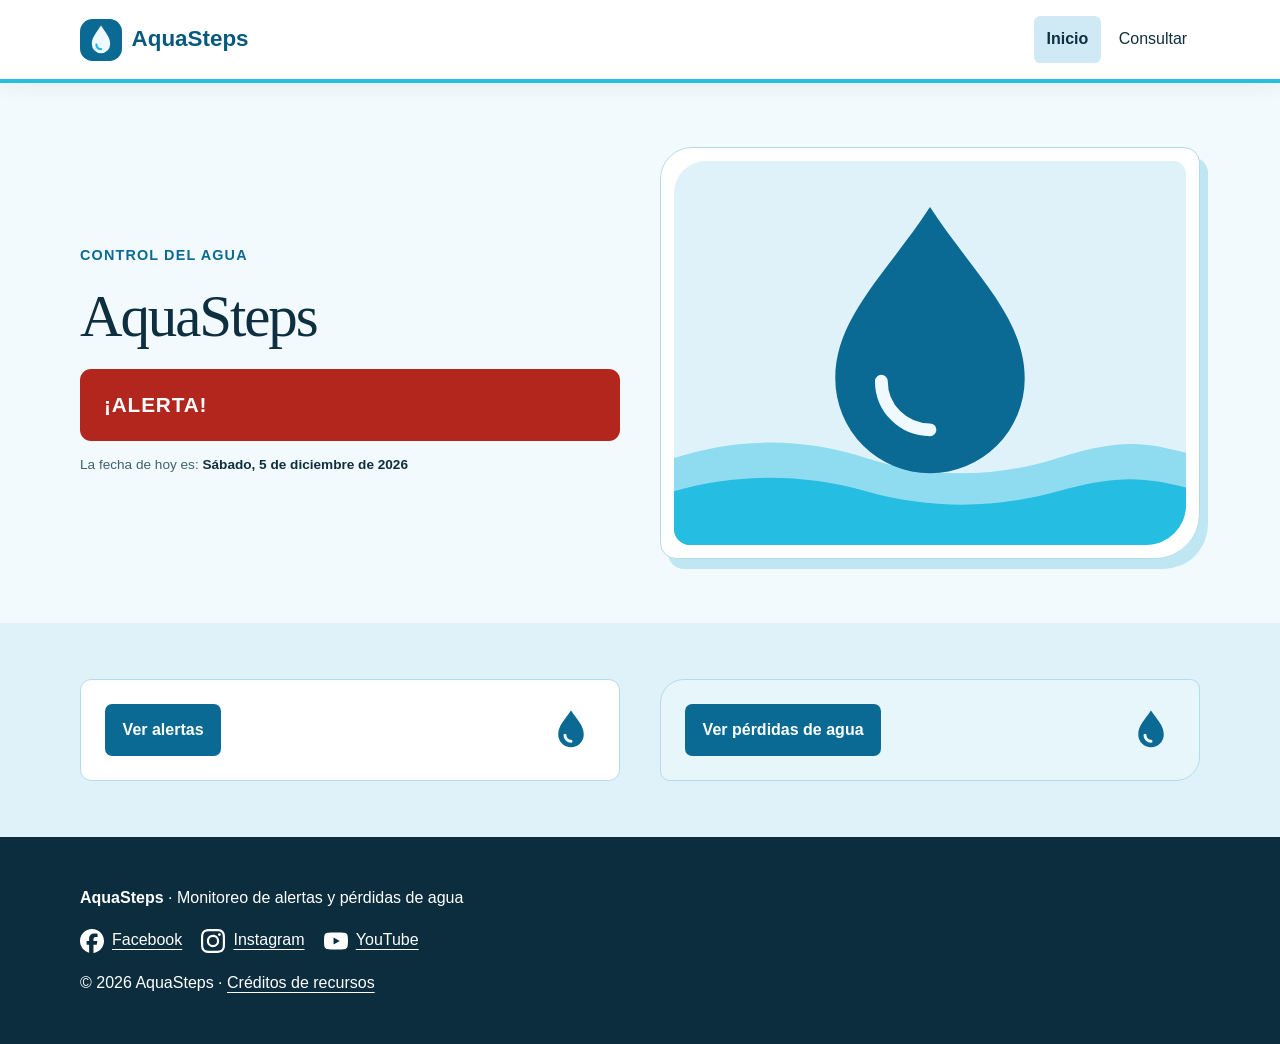
<file: index.html>
<!DOCTYPE html>
<html lang="es">
<head>
  <meta charset="UTF-8">
  <meta name="viewport" content="width=device-width, initial-scale=1.0">
  <title>Inicio | AquaSteps</title>
  <link rel="stylesheet" href="css/estilos.css">
  <link rel="icon" type="image/svg+xml" href="iconos/favicon.svg">
</head>
<body>
<a class="saltar" href="#contenido">Saltar al contenido</a>
<header class="cabecera">
  <div class="contenedor barra">
    <a class="marca" href="index.html"><img src="iconos/favicon.svg" alt="" width="42" height="42">AquaSteps</a>
    <nav aria-label="Navegación principal">
      <ul class="menu">
        <li><a href="index.html" aria-current="page">Inicio</a></li>
        <li>
          <details class="desplegable">
            <summary>Consultar</summary>
            <ul class="submenu">
              <li><a href="alertas.html">Alertas</a></li>
              <li><a href="perdidas.html">Pérdidas de agua</a></li>
            </ul>
          </details>
        </li>
      </ul>
    </nav>
  </div>
</header>
<main id="contenido">
  <section id="inicio" class="hero contenedor dos-columnas" aria-labelledby="titulo">
    <div>
      <p class="etiqueta">Control del agua</p>
      <h1 id="titulo">AquaSteps</h1>
      <div class="alerta" role="alert">¡ALERTA!</div>
      <div class="fecha avisos">La fecha de hoy es: <span id="fecha-actual"></span></div>
    </div>
    <figure class="postal"><img class="ilustracion" src="imagenes/gota.svg" alt="Ilustración de una gota de agua" width="400" height="300"></figure>
  </section>
  <section class="seccion fondo">
    <div class="contenedor dos-columnas">
      <article class="tarjeta acceso">
        <a class="boton" href="alertas.html">Ver alertas</a>
        <img src="iconos/gota.svg" alt="" width="48" height="48">
      </article>
      <article class="tarjeta acceso">
        <a class="boton" href="perdidas.html">Ver pérdidas de agua</a>
        <img src="iconos/gota.svg" alt="" width="48" height="48">
      </article>
    </div>
  </section>
</main>
<footer class="pie">
  <div class="contenedor">
    <p><strong>AquaSteps</strong> · Monitoreo de alertas y pérdidas de agua</p>
    <nav class="redes" aria-label="Redes sociales de referencia">
      <a href="https://www.facebook.com/" target="_blank" rel="noopener noreferrer"><img src="iconos/facebook.svg" alt="" width="24" height="24">Facebook</a>
      <a href="https://www.instagram.com/" target="_blank" rel="noopener noreferrer"><img src="iconos/instagram.svg" alt="" width="24" height="24">Instagram</a>
      <a href="https://www.youtube.com/" target="_blank" rel="noopener noreferrer"><img src="iconos/youtube.svg" alt="" width="24" height="24">YouTube</a>
    </nav>
    <p>© 2026 AquaSteps · <a href="FUENTES.txt">Créditos de recursos</a></p>
  </div>
</footer>
<script src="js/script.js"></script>
</body>
</html>
</file>
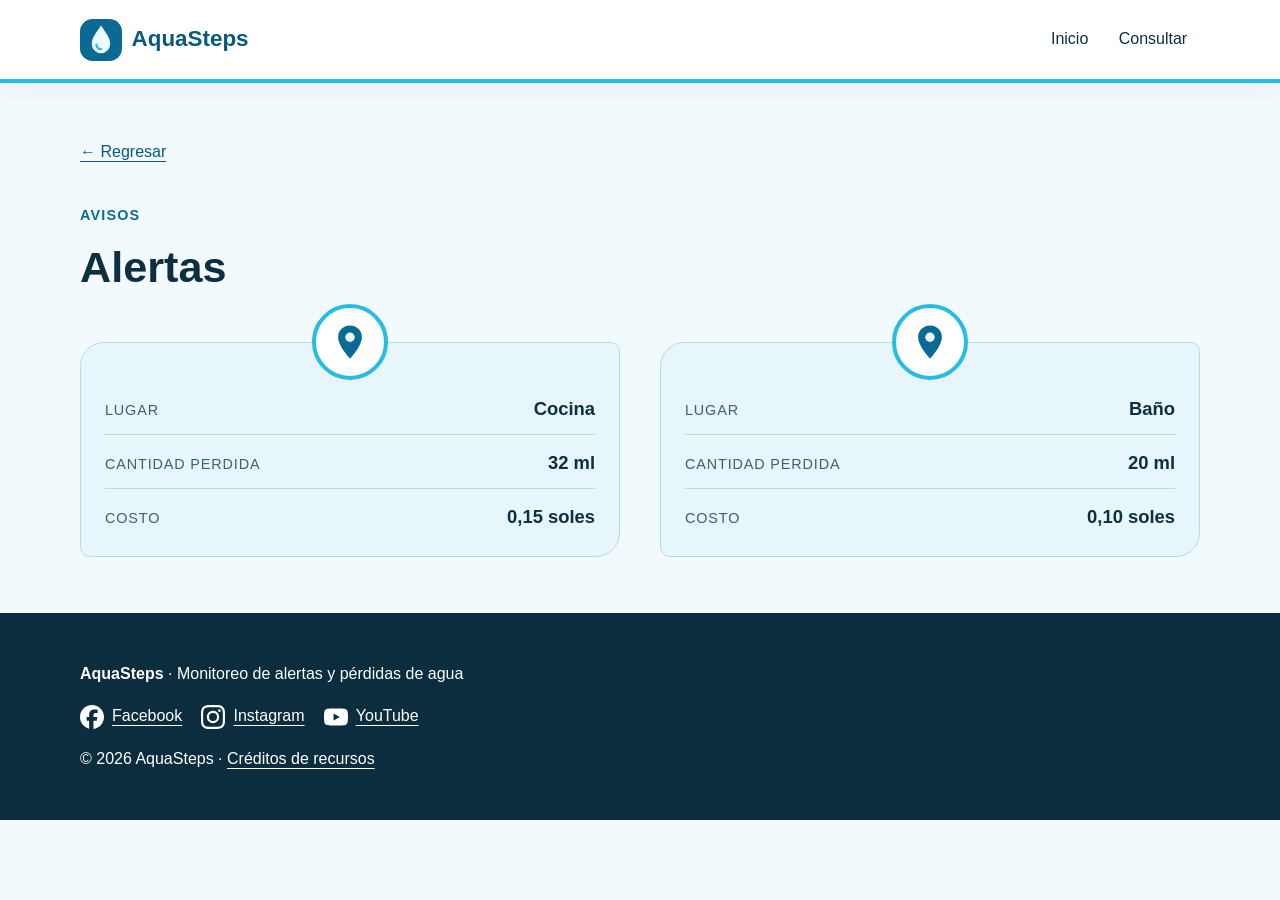
<file: alertas.html>
<!DOCTYPE html>
<html lang="es">
<head>
  <meta charset="UTF-8">
  <meta name="viewport" content="width=device-width, initial-scale=1.0">
  <title>Alertas | AquaSteps</title>
  <link rel="stylesheet" href="css/estilos.css">
  <link rel="icon" type="image/svg+xml" href="iconos/favicon.svg">
</head>
<body>
<a class="saltar" href="#contenido">Saltar al contenido</a>
<header class="cabecera">
  <div class="contenedor barra">
    <a class="marca" href="index.html"><img src="iconos/favicon.svg" alt="" width="42" height="42">AquaSteps</a>
    <nav aria-label="Navegación principal">
      <ul class="menu">
        <li><a href="index.html">Inicio</a></li>
        <li>
          <details class="desplegable">
            <summary>Consultar</summary>
            <ul class="submenu">
              <li><a href="alertas.html" aria-current="page">Alertas</a></li>
              <li><a href="perdidas.html">Pérdidas de agua</a></li>
            </ul>
          </details>
        </li>
      </ul>
    </nav>
  </div>
</header>
<main id="contenido">
  <section class="seccion contenedor" aria-labelledby="titulo">
    <a class="enlace regresar" href="index.html">← Regresar</a>
    <p class="etiqueta">Avisos</p>
    <h1 id="titulo">Alertas</h1>
    <div class="dos-columnas lugares">
      <article class="lugar">
        <a class="pin" href="https://www.google.com/maps" target="_blank" rel="noopener noreferrer"><img src="iconos/ubicacion.svg" alt="Ver Cocina en Google Maps" width="38" height="38"></a>
        <div class="tarjeta">
          <dl class="datos">
            <div><dt>Lugar</dt><dd>Cocina</dd></div>
            <div><dt>Cantidad perdida</dt><dd>32 ml</dd></div>
            <div><dt>Costo</dt><dd>0,15 soles</dd></div>
          </dl>
        </div>
      </article>
      <article class="lugar">
        <a class="pin" href="https://www.google.com/maps" target="_blank" rel="noopener noreferrer"><img src="iconos/ubicacion.svg" alt="Ver Baño en Google Maps" width="38" height="38"></a>
        <div class="tarjeta">
          <dl class="datos">
            <div><dt>Lugar</dt><dd>Baño</dd></div>
            <div><dt>Cantidad perdida</dt><dd>20 ml</dd></div>
            <div><dt>Costo</dt><dd>0,10 soles</dd></div>
          </dl>
        </div>
      </article>
    </div>
  </section>
</main>
<footer class="pie">
  <div class="contenedor">
    <p><strong>AquaSteps</strong> · Monitoreo de alertas y pérdidas de agua</p>
    <nav class="redes" aria-label="Redes sociales de referencia">
      <a href="https://www.facebook.com/" target="_blank" rel="noopener noreferrer"><img src="iconos/facebook.svg" alt="" width="24" height="24">Facebook</a>
      <a href="https://www.instagram.com/" target="_blank" rel="noopener noreferrer"><img src="iconos/instagram.svg" alt="" width="24" height="24">Instagram</a>
      <a href="https://www.youtube.com/" target="_blank" rel="noopener noreferrer"><img src="iconos/youtube.svg" alt="" width="24" height="24">YouTube</a>
    </nav>
    <p>© 2026 AquaSteps · <a href="FUENTES.txt">Créditos de recursos</a></p>
  </div>
</footer>
<script src="js/script.js"></script>
</body>
</html>
</file>
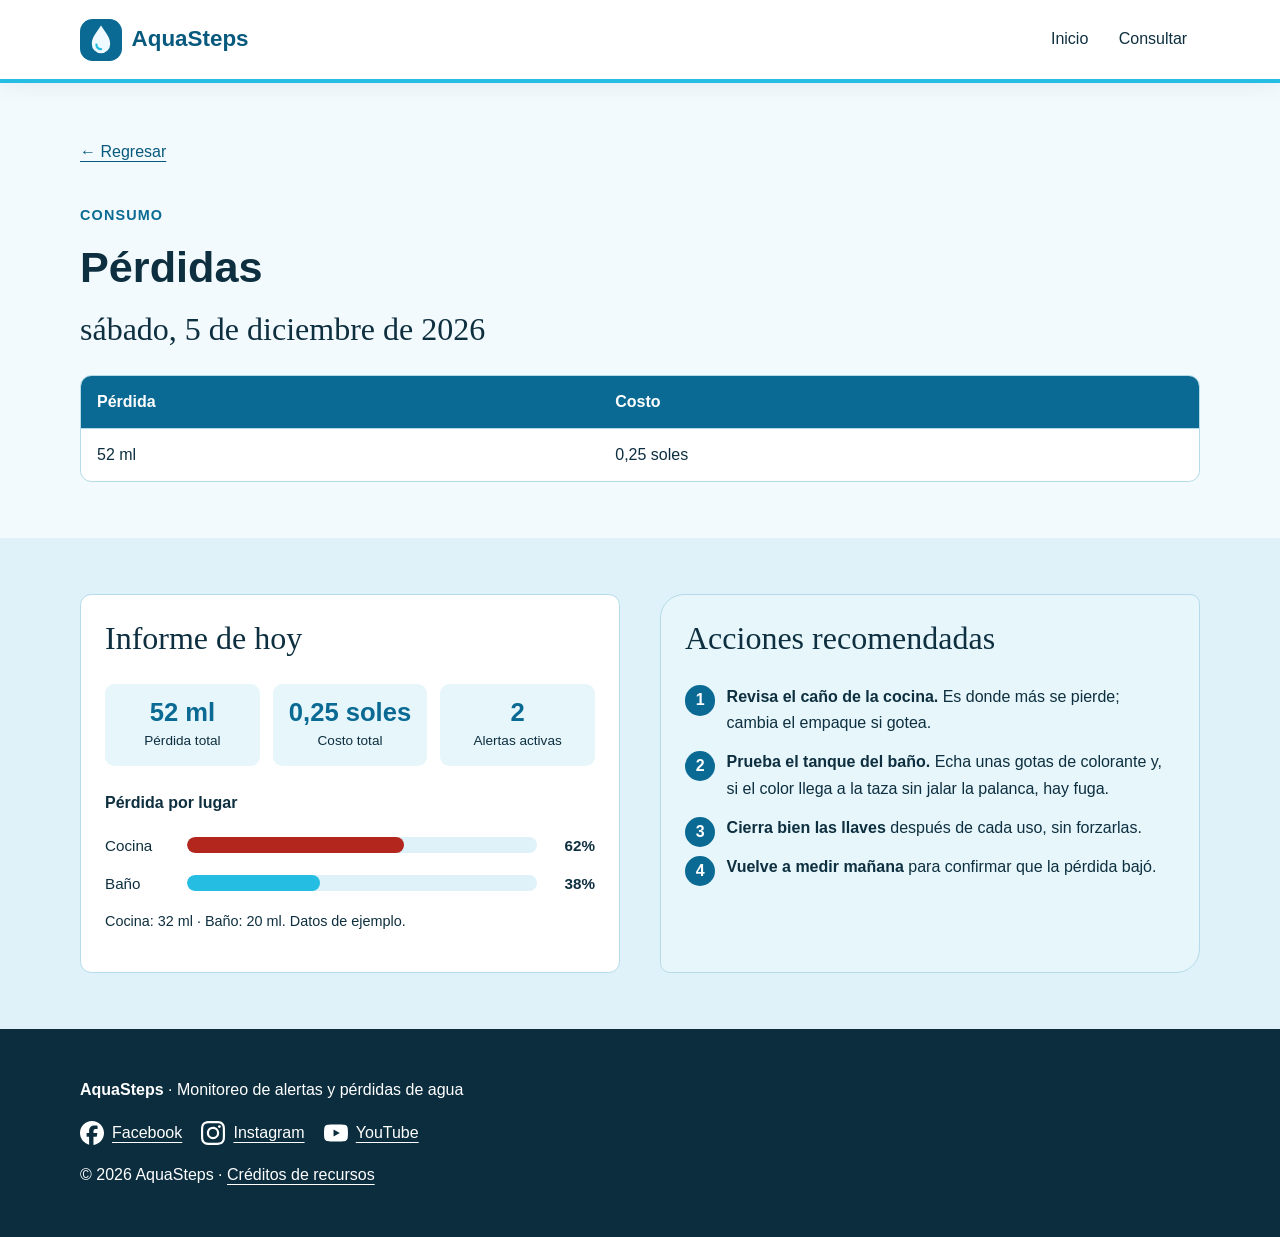
<file: perdidas.html>
<!DOCTYPE html>
<html lang="es">
<head>
  <meta charset="UTF-8">
  <meta name="viewport" content="width=device-width, initial-scale=1.0">
  <title>Pérdidas | AquaSteps</title>
  <link rel="stylesheet" href="css/estilos.css">
  <link rel="icon" type="image/svg+xml" href="iconos/favicon.svg">
</head>
<body>
<a class="saltar" href="#contenido">Saltar al contenido</a>
<header class="cabecera">
  <div class="contenedor barra">
    <a class="marca" href="index.html"><img src="iconos/favicon.svg" alt="" width="42" height="42">AquaSteps</a>
    <nav aria-label="Navegación principal">
      <ul class="menu">
        <li><a href="index.html">Inicio</a></li>
        <li>
          <details class="desplegable">
            <summary>Consultar</summary>
            <ul class="submenu">
              <li><a href="alertas.html">Alertas</a></li>
              <li><a href="perdidas.html" aria-current="page">Pérdidas de agua</a></li>
            </ul>
          </details>
        </li>
      </ul>
    </nav>
  </div>
</header>
<main id="contenido">
  <section class="seccion contenedor" aria-labelledby="titulo">
    <a class="enlace regresar" href="index.html">← Regresar</a>
    <p class="etiqueta">Consumo</p>
    <h1 id="titulo">Pérdidas</h1>
    <h2><span id="fecha-actual"></span></h2>
    <div class="tabla-caja">
      <table class="tabla">
        <thead>
          <tr>
            <th>Pérdida</th>
            <th>Costo</th>
          </tr>
        </thead>
        <tbody>
          <tr>
            <td>52 ml</td>
            <td>0,25 soles</td>
          </tr>
        </tbody>
      </table>
    </div>
  </section>
  <section class="seccion fondo">
    <div class="contenedor dos-columnas informe">
      <article class="tarjeta">
        <h2>Informe de hoy</h2>
        <div class="cifras">
          <div class="cifra"><strong>52 ml</strong><span>Pérdida total</span></div>
          <div class="cifra"><strong>0,25 soles</strong><span>Costo total</span></div>
          <div class="cifra"><strong>2</strong><span>Alertas activas</span></div>
        </div>
        <p><b>Pérdida por lugar</b></p>
        <ul class="barras" aria-label="Porcentaje de la pérdida por lugar">
          <li>Cocina<span class="barra-fondo"><span class="barra-valor alta" style="width: 62%"></span></span><b>62%</b></li>
          <li>Baño<span class="barra-fondo"><span class="barra-valor" style="width: 38%"></span></span><b>38%</b></li>
        </ul>
        <p class="nota">Cocina: 32 ml · Baño: 20 ml. Datos de ejemplo.</p>
      </article>
      <article class="tarjeta">
        <h2>Acciones recomendadas</h2>
        <ol class="acciones">
          <li><b>Revisa el caño de la cocina.</b> Es donde más se pierde; cambia el empaque si gotea.</li>
          <li><b>Prueba el tanque del baño.</b> Echa unas gotas de colorante y, si el color llega a la taza sin jalar la palanca, hay fuga.</li>
          <li><b>Cierra bien las llaves</b> después de cada uso, sin forzarlas.</li>
          <li><b>Vuelve a medir mañana</b> para confirmar que la pérdida bajó.</li>
        </ol>
      </article>
    </div>
  </section>
</main>
<footer class="pie">
  <div class="contenedor">
    <p><strong>AquaSteps</strong> · Monitoreo de alertas y pérdidas de agua</p>
    <nav class="redes" aria-label="Redes sociales de referencia">
      <a href="https://www.facebook.com/" target="_blank" rel="noopener noreferrer"><img src="iconos/facebook.svg" alt="" width="24" height="24">Facebook</a>
      <a href="https://www.instagram.com/" target="_blank" rel="noopener noreferrer"><img src="iconos/instagram.svg" alt="" width="24" height="24">Instagram</a>
      <a href="https://www.youtube.com/" target="_blank" rel="noopener noreferrer"><img src="iconos/youtube.svg" alt="" width="24" height="24">YouTube</a>
    </nav>
    <p>© 2026 AquaSteps · <a href="FUENTES.txt">Créditos de recursos</a></p>
  </div>
</footer>
<script src="js/script.js"></script>
</body>
</html>
</file>
<file: css/estilos.css>
* { box-sizing: border-box; }
body { margin: 0; font-family: Arial, sans-serif; color: #0e2f3f; background: #f3fafd; line-height: 1.65; }
h1, h2, h3 { line-height: 1.2; }
h1 { font-size: 2.7rem; margin: 0 0 1rem; }
h2 { font-size: 2rem; margin-top: 0; }
h3 { font-size: 1.2rem; }
a { color: #07597d; text-underline-offset: 4px; }
a:focus-visible, button:focus-visible, summary:focus-visible, input:focus-visible, select:focus-visible { outline: 3px solid #07597d; outline-offset: 4px; }
img { max-width: 100%; height: auto; display: block; }
.contenedor { width: 92%; max-width: 1120px; margin: 0 auto; }
.seccion { padding: 3.5rem 0; }
.fondo { background: #dff2f9; }
.etiqueta { font-weight: bold; color: #0a6a93; font-size: .9rem; text-transform: uppercase; letter-spacing: .08em; }
.nota { font-size: .9rem; }
.cabecera { background: white; border-bottom: 4px solid #26bde2; }
.barra { display: flex; align-items: center; justify-content: space-between; gap: 1rem; flex-wrap: wrap; padding: 1rem 0; }
.marca { display: flex; align-items: center; gap: .6rem; text-decoration: none; font-size: 1.4rem; font-weight: bold; }
.menu { display: flex; flex-wrap: wrap; align-items: center; gap: .3rem; list-style: none; margin: 0; padding: 0; }
.menu a, summary { display: block; padding: .65rem .8rem; color: #0e2f3f; cursor: pointer; }
.menu a { text-decoration: none; }
.menu a:hover, summary:hover { background: #cfeaf4; border-radius: .4rem; }
.cabecera { position: sticky; top: 0; z-index: 100; box-shadow: 0 4px 18px #0b3a5210; }
section[id], main[id] { scroll-margin-top: 130px; }
.desplegable { position: relative; }
summary { list-style: revert; }
.submenu { position: absolute; top: 100%; left: 0; width: 230px; padding: .5rem; margin: .3rem 0 0; list-style: none; background: white; border: 1px solid #a6d1e2; border-radius: .5rem; box-shadow: 0 8px 20px #0b3a5220; z-index: 10; }
.dos-columnas { display: grid; grid-template-columns: repeat(2, minmax(0, 1fr)); gap: 2.5rem; align-items: center; }
.dos-columnas > * { min-width: 0; }
.hero { padding-top: 4rem; padding-bottom: 4rem; }
.foto { width: 100%; aspect-ratio: 4 / 3; object-fit: cover; border-radius: 2rem .8rem 2.5rem 1rem; }
.boton { display: inline-block; padding: .8rem 1.1rem; background: #0a6a93; color: white; border: 0; border-radius: .45rem; font: inherit; font-weight: bold; text-decoration: none; cursor: pointer; }
.boton:hover { background: #064c6a; }
.enlace { display: inline-block; margin: .8rem; }
.tarjetas { display: grid; grid-template-columns: repeat(3, minmax(0, 1fr)); gap: 1rem; }
.tarjeta { padding: 1.5rem; border: 1px solid #b5dbe9; border-radius: .7rem; background: white; }
.numero { color: #0a6a93; font-weight: bold; }
.galeria { display: grid; grid-template-columns: repeat(2, minmax(0, 1fr)); gap: 1rem; }
figure { margin: 0; }
.galeria img { width: 100%; aspect-ratio: 3 / 2; object-fit: cover; border-radius: .6rem; }
figcaption { padding-top: .5rem; }
blockquote { margin-left: 0; font-size: 1.35rem; }
.orientador { border: 1px solid #8cc2d7; border-radius: .6rem; padding: 1.5rem; min-width: 0; }
legend { font-weight: bold; padding: 0 .5rem; }
.orientador > label { display: inline-block; margin: .4rem 1rem .4rem 0; padding: .4rem; cursor: pointer; }
.orientador > input:checked + label { background: #0a6a93; color: white; border-radius: .3rem; }
.resultados { background: white; padding: 1.5rem; border-radius: .5rem; margin-top: 1rem; }
.respuesta { display: none; }
.formulario { display: grid; gap: .6rem; background: white; border: 1px solid #b5dbe9; padding: 1.5rem; border-radius: .7rem; }
.formulario > label { font-weight: bold; }
input[type="text"], input[type="email"], select, textarea { width: 100%; min-width: 0; font: inherit; padding: .7rem; border: 1px solid #5a8294; border-radius: .3rem; background: white; color: #0e2f3f; }
input[type="radio"], input[type="checkbox"] { accent-color: #0a6a93; }
.video { width: 100%; aspect-ratio: 16 / 9; border: 0; display: block; }
.confirmacion { max-width: 760px; margin: 0 auto; }
.pie { background: #0b2d3e; color: white; padding: 2rem 0; }
.pie a { color: white; }
.redes { display: flex; flex-wrap: wrap; gap: 1.2rem; }
.redes a { display: inline-flex; align-items: center; gap: .5rem; }
.redes img { filter: invert(1); }
.saltar { position: absolute; left: -9999px; }
.saltar:focus { left: 1rem; top: 1rem; padding: 1rem; background: white; z-index: 20; }
@media (max-width: 900px) {
  .barra { gap: .4rem; }
  .tarjetas { grid-template-columns: repeat(2, minmax(0, 1fr)); }
  h1 { font-size: 2.2rem; }
}
@media (max-width: 600px) {
  h1 { font-size: 1.9rem; }
  h2 { font-size: 1.6rem; }
  .dos-columnas, .tarjetas, .galeria { grid-template-columns: 1fr; }
  .dos-columnas { gap: 1.5rem; }
  .hero, .seccion { padding-top: 2.2rem; padding-bottom: 2.2rem; }
  .barra nav { width: 100%; }
  .menu { flex-direction: row; flex-wrap: wrap; gap: 0; }
  .menu a, summary { padding: .45rem .55rem; font-size: .95rem; }
  .submenu { left: auto; right: 0; width: 205px; max-width: 85vw; max-height: 55vh; overflow-y: auto; }
  section[id], main[id] { scroll-margin-top: 190px; }
  .enlace { margin-left: 0; }
  .formulario, .orientador, .resultados { padding: 1rem; }
}
.postal { background: #fff; padding: .8rem; border: 1px solid #b5dbe9;
  border-radius: 2rem 1rem 2.8rem 1rem; box-shadow: 8px 10px 0 #bfe6f3; }
.postal figcaption { padding: .6rem .5rem .2rem; font-family: Georgia, serif; font-style: italic; }
.hero h1 { font-family: Georgia, serif; font-weight: normal; font-size: clamp(2.2rem, 4.6vw, 3.8rem); letter-spacing: -.035em; }
h2 { font-family: Georgia, serif; font-weight: normal; }
.tarjeta:nth-child(2) { background: #e6f6fb; border-radius: 1.5rem .6rem 1.5rem .6rem; }
blockquote { font-family: Georgia, serif; font-style: italic; max-width: 780px; }
textarea { resize: vertical; }
@media (max-width: 600px) {
  .barra { padding: .6rem 0; }
  .marca { font-size: 1.2rem; }
  .marca img { width: 30px; }
}
.alerta { background: #b3261e; color: white; border-radius: .7rem; padding: 1.2rem 1.5rem; font-weight: bold; font-size: 1.3rem; letter-spacing: .04em; }
.fecha { font-size: .85rem; margin: .8rem 0 0; color: #3f6071; }
.fecha span { font-weight: bold; color: #0e2f3f; }
.acceso { display: flex; align-items: center; justify-content: space-between; gap: 1rem; }
.acceso img { width: 48px; height: 48px; flex-shrink: 0; }
.acceso a { font-weight: bold; }
.ilustracion { width: 100%; aspect-ratio: 4 / 3; object-fit: cover; border-radius: 2rem .8rem 2.5rem 1rem; }
.tabla-caja { overflow-x: auto; background: white; border: 1px solid #b5dbe9; border-radius: .7rem; }
.tabla { width: 100%; border-collapse: collapse; }
.tabla th, .tabla td { padding: .8rem 1rem; text-align: left; border-bottom: 1px solid #b5dbe9; }
.tabla th { background: #0a6a93; color: white; }
.tabla tbody tr:last-child td { border-bottom: 0; }
.tabla tbody tr:nth-child(even) { background: #e6f6fb; }
.menu a[aria-current="page"] { background: #cfeaf4; border-radius: .4rem; font-weight: bold; }
.regresar { margin: 0 0 1.5rem; }
@media (max-width: 600px) {
  .alerta { font-size: 1.1rem; }
  .acceso { flex-wrap: wrap; }
}
.fecha span::first-letter { text-transform: uppercase; }
.fecha span { display: inline-block; }
.lugares { margin-top: 3rem; align-items: stretch; }
.lugar { position: relative; }
.pin { position: absolute; top: -38px; left: 50%; transform: translateX(-50%); display: grid; place-items: center; width: 76px; height: 76px; background: white; border: 4px solid #26bde2; border-radius: 50%; z-index: 2; }
.pin img { width: 38px; height: 38px; }
.lugar .tarjeta { height: 100%; padding-top: 3.2rem; text-align: center; }
.datos { margin: 0; display: grid; gap: .8rem; }
.datos div { display: flex; justify-content: space-between; align-items: baseline; gap: 1rem; padding-bottom: .6rem; border-bottom: 1px solid #b5dbe9; }
.datos div:last-child { border-bottom: 0; padding-bottom: 0; }
.datos dt { color: #3f6071; font-size: .9rem; text-transform: uppercase; letter-spacing: .06em; }
.datos dd { margin: 0; font-weight: bold; font-size: 1.15rem; text-align: right; }
.cifras { display: grid; grid-template-columns: repeat(3, minmax(0, 1fr)); gap: .8rem; margin: 1rem 0 1.5rem; }
.cifra { background: #e6f6fb; border-radius: .6rem; padding: .8rem; text-align: center; }
.cifra strong { display: block; font-size: 1.6rem; line-height: 1.2; color: #0a6a93; }
.cifra span { font-size: .85rem; }
.barras { display: grid; gap: .8rem; margin: 1rem 0 0; padding: 0; list-style: none; }
.barras li { display: grid; grid-template-columns: 4.5rem minmax(0, 1fr) 3rem; align-items: center; gap: .6rem; font-size: .95rem; }
.barra-fondo { height: 1rem; background: #dff2f9; border-radius: 1rem; overflow: hidden; }
.barra-valor { display: block; height: 100%; background: #26bde2; border-radius: 1rem; }
.barra-valor.alta { background: #b3261e; }
.barras b { text-align: right; }
.acciones { margin: 1rem 0 0; padding: 0; list-style: none; display: grid; gap: .8rem; counter-reset: paso; }
.acciones li { position: relative; padding-left: 2.6rem; counter-increment: paso; }
.acciones li::before { content: counter(paso); position: absolute; left: 0; top: .1rem; width: 1.9rem; height: 1.9rem; border-radius: 50%; background: #0a6a93; color: white; font-weight: bold; display: grid; place-items: center; }
@media (max-width: 600px) {
  .lugares { gap: 3.2rem; }
  .cifras { grid-template-columns: 1fr; }
}
.informe { align-items: stretch; }
</file>
